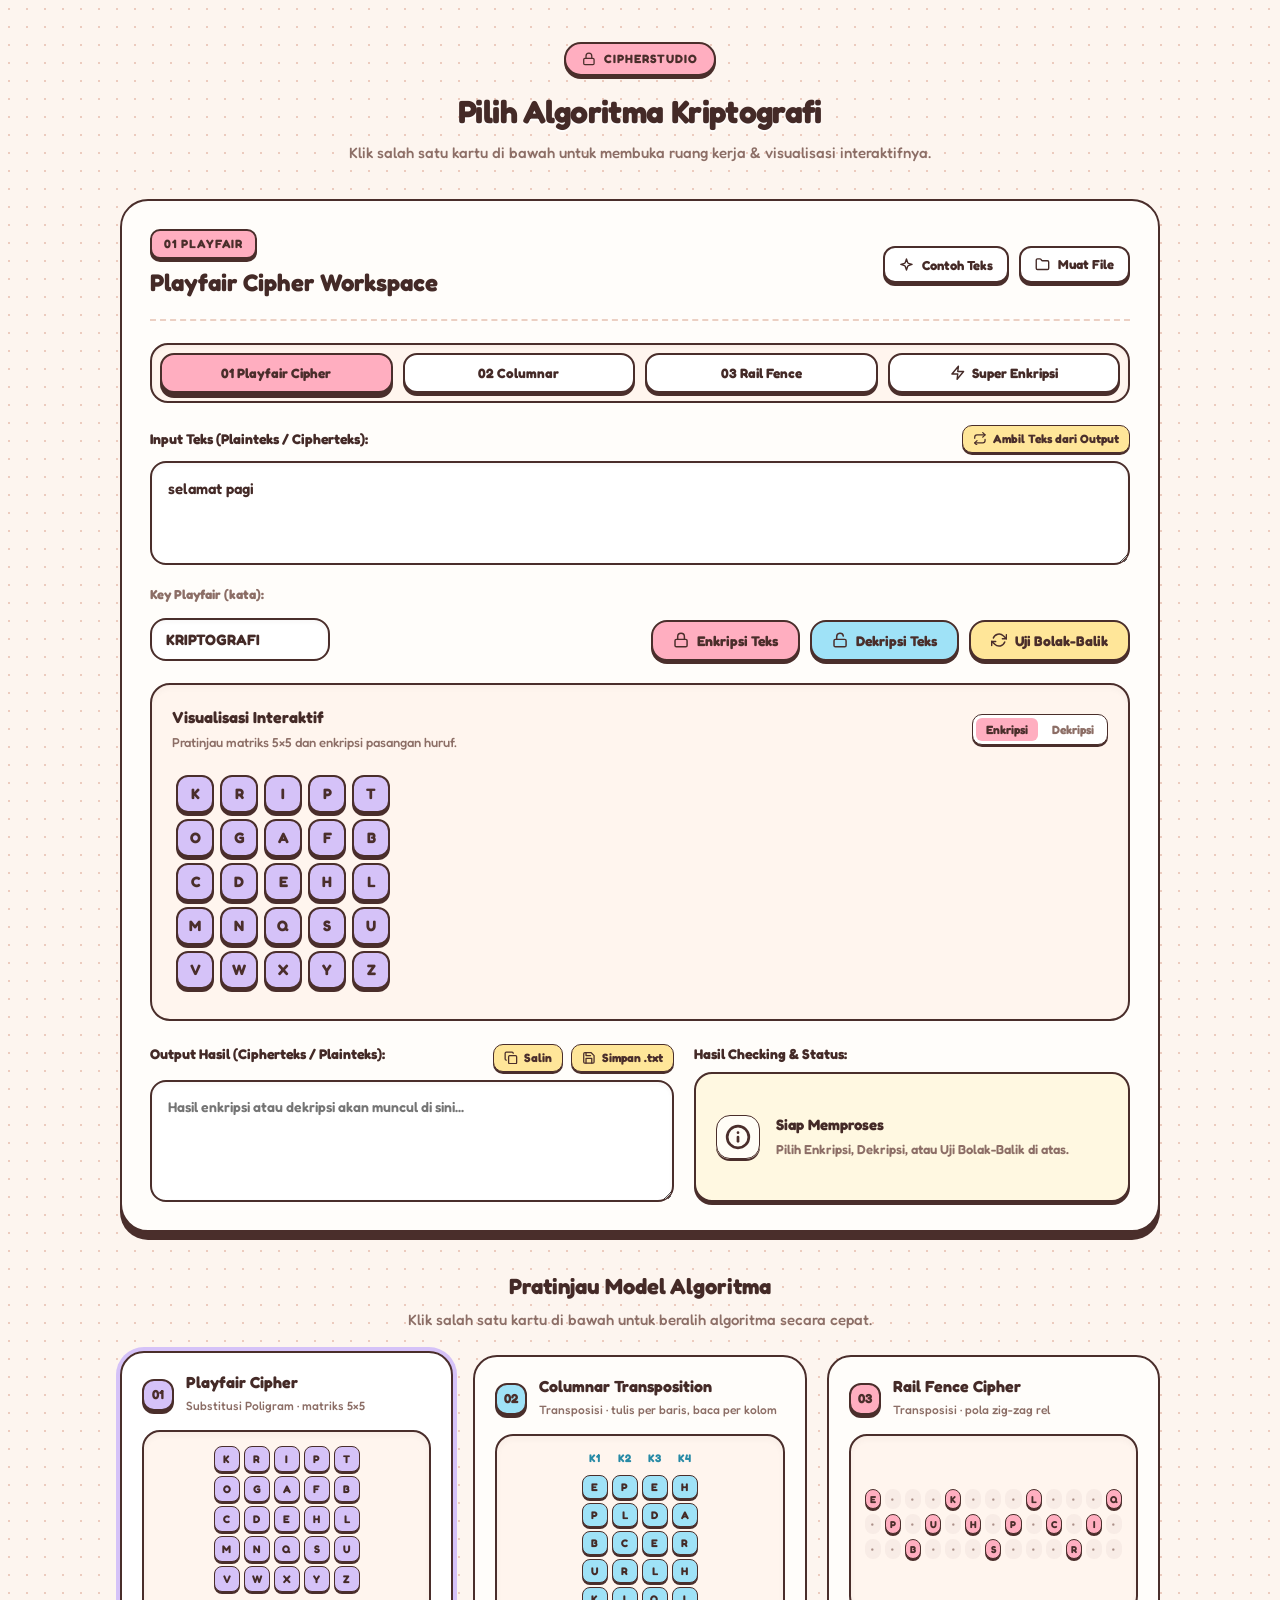
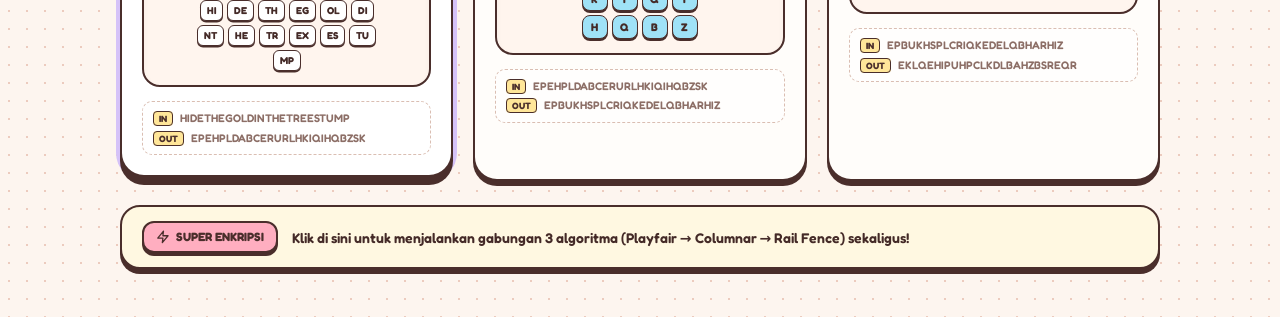
<file: index.html>
<!DOCTYPE html>
<html lang="id">
<head>
  <meta charset="UTF-8" />
  <meta name="viewport" content="width=device-width, initial-scale=1.0" />
  <title>CipherStack — Visual Cryptography Studio</title>
  <link rel="preconnect" href="https://fonts.googleapis.com">
  <link rel="preconnect" href="https://fonts.gstatic.com" crossorigin>
  <link href="https://fonts.googleapis.com/css2?family=Fredoka:wght@400;500;600;700&family=Quicksand:wght@500;600;700&family=JetBrains+Mono:wght@500;700&display=swap" rel="stylesheet">
  <link rel="stylesheet" href="style.css?v=2.1" />
</head>
<body>
  <div class="container">
    <!-- Header -->
    <header class="header">
      <div class="logo-tag">
        <svg class="ui-icon" viewBox="0 0 24 24"><rect x="3" y="11" width="18" height="11" rx="2" ry="2"></rect><path d="M7 11V7a5 5 0 0 1 10 0v4"></path></svg>
        CIPHERSTUDIO
      </div>
      <h1>Pilih Algoritma Kriptografi</h1>
      <p class="subtitle">Klik salah satu kartu di bawah untuk membuka ruang kerja & visualisasi interaktifnya.</p>
    </header>

    <!-- WORKSPACE AREA LANGSUNG DI ATAS: INPUT, VISUALISASI, OUTPUT & CHECKING -->
    <section class="workspace-card" id="workspaceArea">
      <!-- Title Workspace & Aksi File -->
      <div class="ws-header">
        <div>
          <span class="ws-badge" id="wsBadge">01 PLAYFAIR</span>
          <h2 id="wsTitle">Playfair Cipher Workspace</h2>
        </div>
        <div class="ws-actions">
          <button class="btn btn-sm btn-ghost" id="btnSample">
            <svg class="ui-icon" viewBox="0 0 24 24"><path d="m12 3-1.9 5.8a2 2 0 0 1-1.3 1.3L3 12l5.8 1.9a2 2 0 0 1 1.3 1.3L12 21l1.9-5.8a2 2 0 0 1 1.3-1.3L21 12l-5.8-1.9a2 2 0 0 1-1.3-1.3Z"></path></svg>
            Contoh Teks
          </button>
          <label class="btn btn-sm btn-ghost">
            <svg class="ui-icon" viewBox="0 0 24 24"><path d="M20 20a2 2 0 0 0 2-2V8a2 2 0 0 0-2-2h-7.9a2 2 0 0 1-1.69-.9L9.6 3.9A2 2 0 0 0 7.93 3H4a2 2 0 0 0-2 2v13a2 2 0 0 0 2 2Z"></path></svg>
            Muat File <input type="file" id="fileInput" accept=".txt" hidden />
          </label>
        </div>
      </div>

      <!-- Tab Cepat Pilihan Algoritma di Atas Input -->
      <div class="algo-quick-tabs">
        <button class="tab-pill active" data-tab="playfair">01 Playfair Cipher</button>
        <button class="tab-pill" data-tab="columnar">02 Columnar</button>
        <button class="tab-pill" data-tab="rail">03 Rail Fence</button>
        <button class="tab-pill tab-super" data-tab="super">
          <svg class="ui-icon" viewBox="0 0 24 24"><polygon points="13 2 3 14 12 14 11 22 21 10 12 10 13 2"></polygon></svg>
          Super Enkripsi
        </button>
      </div>

      <!-- Input Plaintext / Ciphertext & Key -->
      <div class="input-section">
        <div class="input-header-row">
          <label><b>Input Teks (Plainteks / Cipherteks):</b></label>
          <span class="link-tool" id="btnSwapInput" title="Tukar: ambil teks dari output ke input">
            <svg class="ui-icon" viewBox="0 0 24 24"><polyline points="17 1 21 5 17 9"></polyline><path d="M3 11V9a4 4 0 0 1 4-4h14"></path><polyline points="7 23 3 19 7 15"></polyline><path d="M21 13v2a4 4 0 0 1-4 4H3"></path></svg>
            Ambil Teks dari Output
          </span>
        </div>
        <textarea id="inputText" rows="3" placeholder="Ketik atau tempel teks (plainteks / cipherteks) di sini...">selamat pagi</textarea>

        <!-- Kunci Dinamis Sesuai Algoritma -->
        <div class="key-row">
          <div class="key-field" id="grpRail" style="display:none;">
            <label>Key (jumlah rel):</label>
            <input type="number" id="keyRail" value="3" min="1" max="25" />
          </div>

          <div class="key-field" id="grpCol" style="display:none;">
            <label>Key (jumlah kolom):</label>
            <input type="number" id="keyCol" value="4" min="1" max="25" />
          </div>

          <div class="key-field" id="grpPf">
            <label>Key Playfair (kata):</label>
            <input type="text" id="keyPf" value="KRIPTOGRAFI" />
          </div>

          <div class="btn-group-enc">
            <button class="btn btn-primary" id="btnEncrypt">
              <svg class="ui-icon" viewBox="0 0 24 24"><rect x="3" y="11" width="18" height="11" rx="2" ry="2"></rect><path d="M7 11V7a5 5 0 0 1 10 0v4"></path></svg>
              Enkripsi Teks
            </button>
            <button class="btn btn-decrypt" id="btnDecrypt">
              <svg class="ui-icon" viewBox="0 0 24 24"><rect x="3" y="11" width="18" height="11" rx="2" ry="2"></rect><path d="M7 11V7a5 5 0 0 1 9.9-1"></path></svg>
              Dekripsi Teks
            </button>
            <button class="btn btn-outline" id="btnQuickTest">
              <svg class="ui-icon" viewBox="0 0 24 24"><polyline points="23 4 23 10 17 10"></polyline><polyline points="1 20 1 14 7 14"></polyline><path d="M3.51 9a9 9 0 0 1 14.85-3.36L23 10M1 14l4.64 4.36A9 9 0 0 0 20.49 15"></path></svg>
              Uji Bolak-Balik
            </button>
          </div>
        </div>
      </div>

      <!-- Visualisasi Interaktif (Zig-Zag / Matrix / Columnar) -->
      <div class="viz-section">
        <div class="viz-header">
          <div class="viz-title-wrap">
            <h3>Visualisasi Interaktif</h3>
            <small class="text-muted" id="vizDesc">Pratinjau penulisan baris dan pembacaan per kolom.</small>
          </div>
          <div class="viz-mini-pills">
            <button type="button" class="viz-pill active" id="btnVizEnc" title="Tampilkan visualisasi Enkripsi">Enkripsi</button>
            <button type="button" class="viz-pill" id="btnVizDec" title="Tampilkan visualisasi Dekripsi">Dekripsi</button>
          </div>
        </div>
        <div class="viz-content" id="vizContent"></div>
      </div>

      <!-- Bottom Section: Output & Hasil Checking Berdampingan -->
      <div class="bottom-split-section">
        <!-- Kolom Kiri: Output Teks -->
        <div class="output-section">
          <div class="output-header">
            <label><b>Output Hasil (Cipherteks / Plainteks):</b></label>
            <div class="out-tools">
              <span class="link-tool" id="btnCopy">
                <svg class="ui-icon" viewBox="0 0 24 24"><rect width="14" height="14" x="8" y="8" rx="2" ry="2"></rect><path d="M4 16c-1.1 0-2-.9-2-2V4c0-1.1.9-2 2-2h10c1.1 0 2 .9 2 2"></path></svg>
                Salin
              </span>
              <span class="link-tool" id="btnSave">
                <svg class="ui-icon" viewBox="0 0 24 24"><path d="M19 21H5a2 2 0 0 1-2-2V5a2 2 0 0 1 2-2h11l5 5v11a2 2 0 0 1-2 2z"></path><polyline points="17 21 17 13 7 13 7 21"></polyline><polyline points="7 3 7 8 15 8"></polyline></svg>
                Simpan .txt
              </span>
            </div>
          </div>
          <textarea id="outputText" rows="4" class="mono-font" placeholder="Hasil enkripsi atau dekripsi akan muncul di sini..."></textarea>
        </div>

        <!-- Kolom Kanan: Hasil Checking & Status -->
        <div class="checking-section">
          <div class="checking-header">
            <label><b>Hasil Checking & Status:</b></label>
          </div>
          <div id="valBox" class="val-box val-idle">
            <span class="val-icon" id="valIcon">
              <svg class="ui-icon val-svg" viewBox="0 0 24 24"><circle cx="12" cy="12" r="10"></circle><line x1="12" y1="16" x2="12" y2="12"></line><line x1="12" y1="8" x2="12.01" y2="8"></line></svg>
            </span>
            <div class="val-info">
              <strong id="valTitle">Siap Memproses</strong>
              <p id="valDesc">Pilih Enkripsi, Dekripsi, atau Uji Bolak-Balik di atas.</p>
            </div>
          </div>
        </div>
      </div>
    </section>

    <!-- GALERI KARTU SHOWCASE ALGORITMA DI BAWAH RUANG KERJA -->
    <div class="showcase-title-row">
      <h2>Pratinjau Model Algoritma</h2>
      <p class="subtitle">Klik salah satu kartu di bawah untuk beralih algoritma secara cepat.</p>
    </div>

    <section class="cards-showcase">
      <!-- 01 Playfair Card (Default Active) -->
      <div class="show-card card-playfair active" data-algo="playfair">
        <div class="card-top">
          <span class="card-num num-purple">01</span>
          <div>
            <h3>Playfair Cipher</h3>
            <span class="card-desc">Substitusi Poligram · matriks 5×5</span>
          </div>
        </div>
        <div class="preview-box">
          <div class="pf-mini-grid" id="pfPreviewGrid"></div>
          <div class="pf-digraphs-row" id="pfPreviewDigraphs"></div>
        </div>
        <div class="io-sample">
          <div><small>IN</small> <span id="pfSampleIn">HIDETHEGOLDINTHETREESTUMP</span></div>
          <div><small>OUT</small> <span id="pfSampleOut">EPEHPLDABCERURLHKIQIHQBZSK</span></div>
        </div>
      </div>

      <!-- 02 Columnar Card -->
      <div class="show-card card-columnar" data-algo="columnar">
        <div class="card-top">
          <span class="card-num num-cyan">02</span>
          <div>
            <h3>Columnar Transposition</h3>
            <span class="card-desc">Transposisi · tulis per baris, baca per kolom</span>
          </div>
        </div>
        <div class="preview-box">
          <div class="col-headers"><span>K1</span><span>K2</span><span>K3</span><span>K4</span></div>
          <div class="col-mini-grid" id="colPreviewGrid"></div>
        </div>
        <div class="io-sample">
          <div><small>IN</small> <span id="colSampleIn">EPEHPLDABCERURLHKIQIHQBZSK</span></div>
          <div><small>OUT</small> <span id="colSampleOut">EPBUKHSPLCRIQKEDELQBHARHIZ</span></div>
        </div>
      </div>

      <!-- 03 Rail Fence Card -->
      <div class="show-card card-rail" data-algo="rail">
        <div class="card-top">
          <span class="card-num num-pink">03</span>
          <div>
            <h3>Rail Fence Cipher</h3>
            <span class="card-desc">Transposisi · pola zig-zag rel</span>
          </div>
        </div>
        <div class="preview-box">
          <div class="rail-mini-preview" id="railPreviewGrid"></div>
        </div>
        <div class="io-sample">
          <div><small>IN</small> <span id="railSampleIn">EPBUKHSPLCRIQKEDELQBHARHIZ</span></div>
          <div><small>OUT</small> <span id="railSampleOut">EKLQEHIPUHPCLKDLBAHZBSREQR</span></div>
        </div>
      </div>
    </section>

    <!-- Super Enkripsi Banner Option -->
    <div class="super-banner" id="btnSuper">
      <span class="super-badge">
        <svg class="ui-icon" viewBox="0 0 24 24"><polygon points="13 2 3 14 12 14 11 22 21 10 12 10 13 2"></polygon></svg>
        SUPER ENKRIPSI
      </span>
      <span>Klik di sini untuk menjalankan gabungan 3 algoritma (Playfair → Columnar → Rail Fence) sekaligus!</span>
    </div>
  </div>

  <!-- Algoritma Backend -->
  <script src="backend/playfair.js?v=2.2"></script>
  <script src="backend/columnar_transposition.js?v=2.2"></script>
  <script src="backend/rail_fence.js?v=2.2"></script>
  <!-- Skrip Frontend -->
  <script src="app.js?v=2.2"></script>
</body>
</html>
</file>
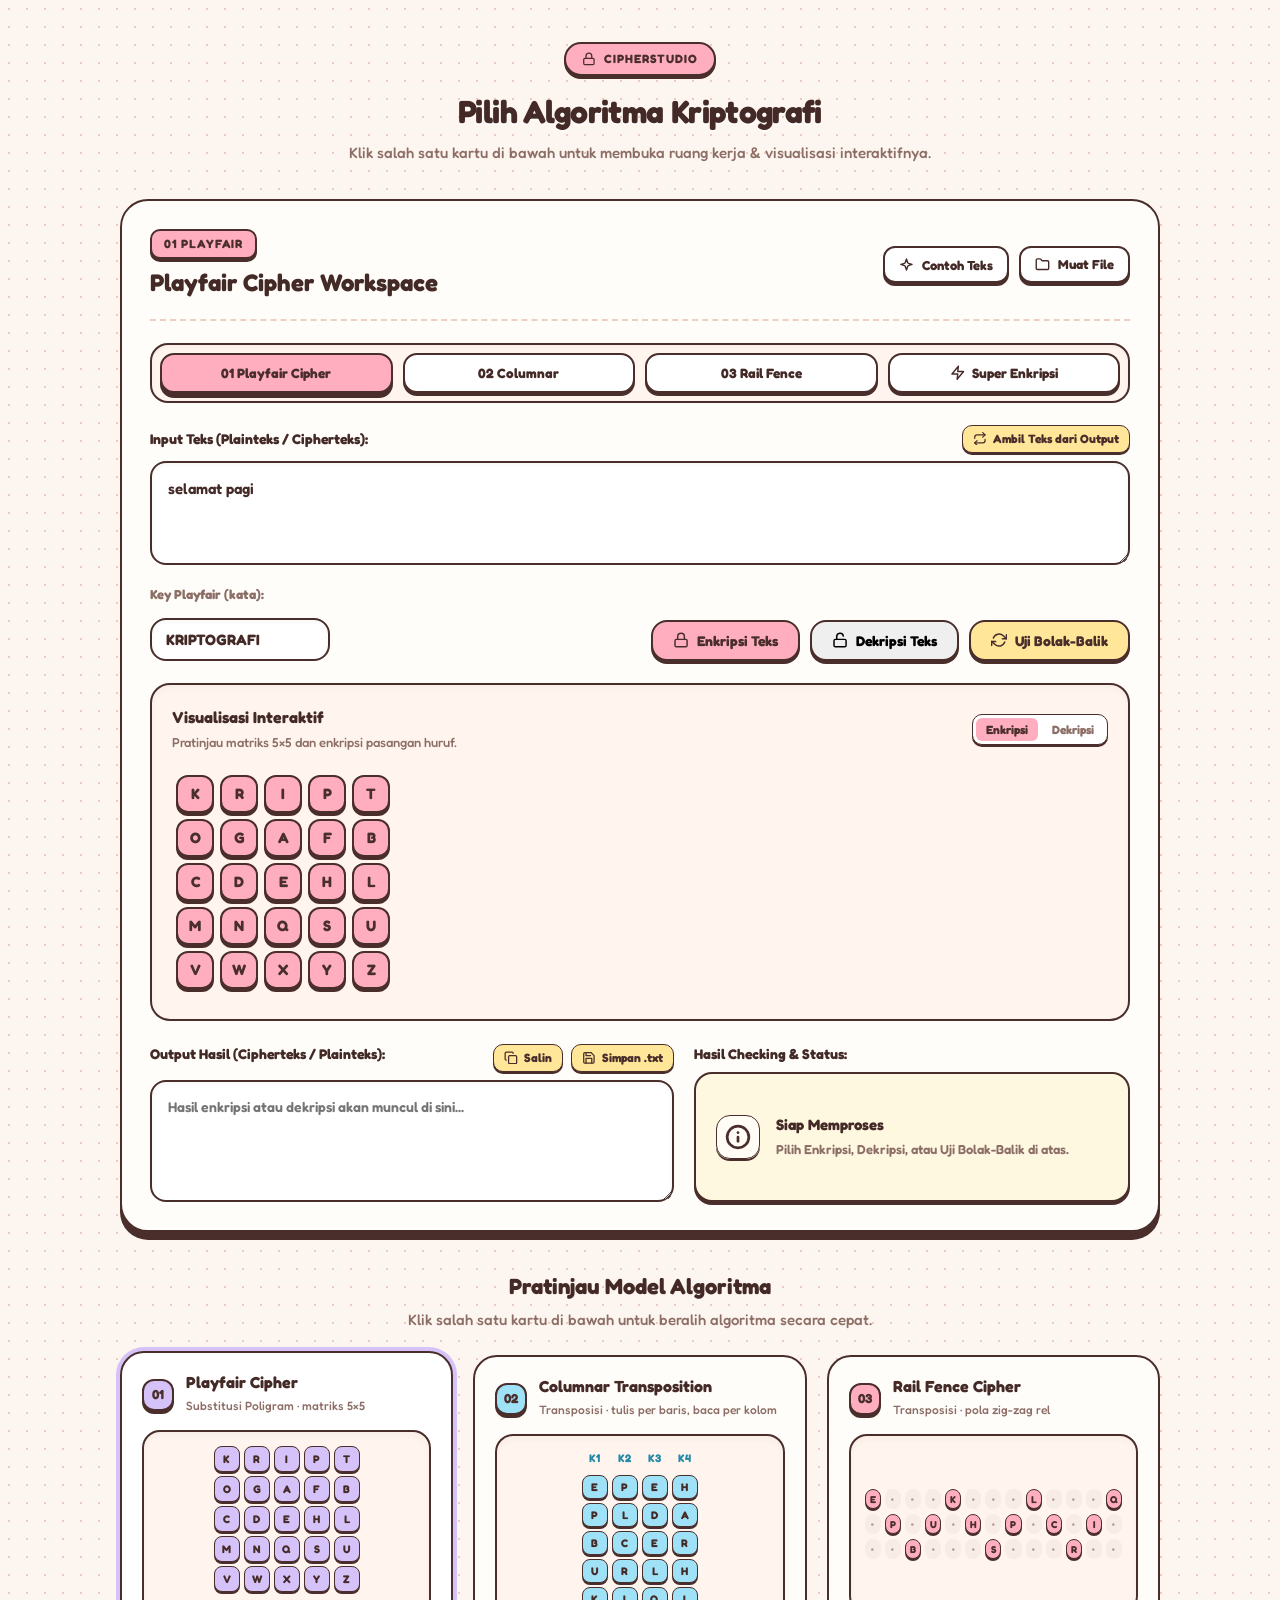
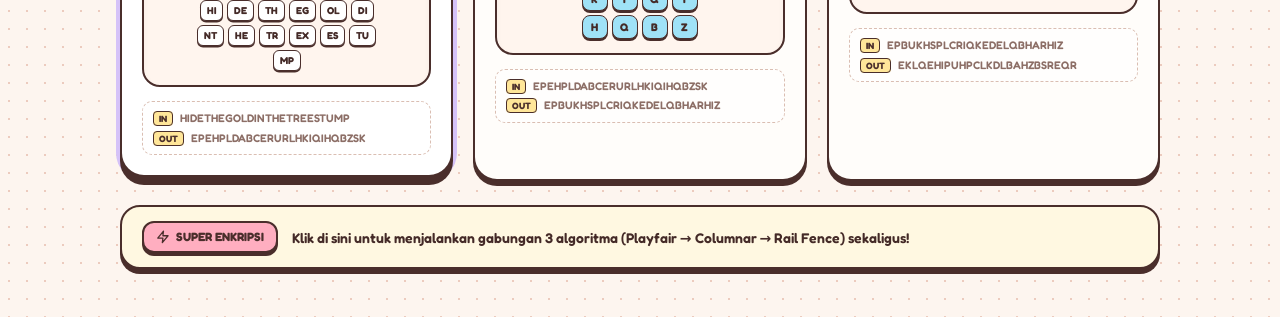
<file: frontend/index.html>
<!DOCTYPE html>
<html lang="id">
<head>
  <meta charset="UTF-8" />
  <meta name="viewport" content="width=device-width, initial-scale=1.0" />
  <title>CipherStack — Visual Cryptography Studio</title>
  <link rel="preconnect" href="https://fonts.googleapis.com">
  <link rel="preconnect" href="https://fonts.gstatic.com" crossorigin>
  <link href="https://fonts.googleapis.com/css2?family=Fredoka:wght@400;500;600;700&family=Quicksand:wght@500;600;700&family=JetBrains+Mono:wght@500;700&display=swap" rel="stylesheet">
  <link rel="stylesheet" href="style.css" />
</head>
<body>
  <div class="container">
    <!-- Header -->
    <header class="header">
      <div class="logo-tag">
        <svg class="ui-icon" viewBox="0 0 24 24"><rect x="3" y="11" width="18" height="11" rx="2" ry="2"></rect><path d="M7 11V7a5 5 0 0 1 10 0v4"></path></svg>
        CIPHERSTUDIO
      </div>
      <h1>Pilih Algoritma Kriptografi</h1>
      <p class="subtitle">Klik salah satu kartu di bawah untuk membuka ruang kerja & visualisasi interaktifnya.</p>
    </header>

    <!-- WORKSPACE AREA LANGSUNG DI ATAS: INPUT, VISUALISASI, OUTPUT & CHECKING -->
    <section class="workspace-card" id="workspaceArea">
      <!-- Title Workspace & Aksi File -->
      <div class="ws-header">
        <div>
          <span class="ws-badge" id="wsBadge">01 PLAYFAIR</span>
          <h2 id="wsTitle">Playfair Cipher Workspace</h2>
        </div>
        <div class="ws-actions">
          <button class="btn btn-sm btn-ghost" id="btnSample">
            <svg class="ui-icon" viewBox="0 0 24 24"><path d="m12 3-1.9 5.8a2 2 0 0 1-1.3 1.3L3 12l5.8 1.9a2 2 0 0 1 1.3 1.3L12 21l1.9-5.8a2 2 0 0 1 1.3-1.3L21 12l-5.8-1.9a2 2 0 0 1-1.3-1.3Z"></path></svg>
            Contoh Teks
          </button>
          <label class="btn btn-sm btn-ghost">
            <svg class="ui-icon" viewBox="0 0 24 24"><path d="M20 20a2 2 0 0 0 2-2V8a2 2 0 0 0-2-2h-7.9a2 2 0 0 1-1.69-.9L9.6 3.9A2 2 0 0 0 7.93 3H4a2 2 0 0 0-2 2v13a2 2 0 0 0 2 2Z"></path></svg>
            Muat File <input type="file" id="fileInput" accept=".txt" hidden />
          </label>
        </div>
      </div>

      <!-- Tab Cepat Pilihan Algoritma di Atas Input -->
      <div class="algo-quick-tabs">
        <button class="tab-pill active" data-tab="playfair">01 Playfair Cipher</button>
        <button class="tab-pill" data-tab="columnar">02 Columnar</button>
        <button class="tab-pill" data-tab="rail">03 Rail Fence</button>
        <button class="tab-pill tab-super" data-tab="super">
          <svg class="ui-icon" viewBox="0 0 24 24"><polygon points="13 2 3 14 12 14 11 22 21 10 12 10 13 2"></polygon></svg>
          Super Enkripsi
        </button>
      </div>

      <!-- Input Plaintext / Ciphertext & Key -->
      <div class="input-section">
        <div class="input-header-row">
          <label><b>Input Teks (Plainteks / Cipherteks):</b></label>
          <span class="link-tool" id="btnSwapInput" title="Tukar: ambil teks dari output ke input">
            <svg class="ui-icon" viewBox="0 0 24 24"><polyline points="17 1 21 5 17 9"></polyline><path d="M3 11V9a4 4 0 0 1 4-4h14"></path><polyline points="7 23 3 19 7 15"></polyline><path d="M21 13v2a4 4 0 0 1-4 4H3"></path></svg>
            Ambil Teks dari Output
          </span>
        </div>
        <textarea id="inputText" rows="3" placeholder="Ketik atau tempel teks (plainteks / cipherteks) di sini...">selamat pagi</textarea>

        <!-- Kunci Dinamis Sesuai Algoritma -->
        <div class="key-row">
          <div class="key-field" id="grpRail" style="display:none;">
            <label>Key (jumlah rel):</label>
            <input type="number" id="keyRail" value="3" min="1" max="25" />
          </div>

          <div class="key-field" id="grpCol" style="display:none;">
            <label>Key (jumlah kolom):</label>
            <input type="number" id="keyCol" value="4" min="1" max="25" />
          </div>

          <div class="key-field" id="grpPf">
            <label>Key Playfair (kata):</label>
            <input type="text" id="keyPf" value="KRIPTOGRAFI" />
          </div>

          <div class="btn-group-enc">
            <button class="btn btn-primary" id="btnEncrypt">
              <svg class="ui-icon" viewBox="0 0 24 24"><rect x="3" y="11" width="18" height="11" rx="2" ry="2"></rect><path d="M7 11V7a5 5 0 0 1 10 0v4"></path></svg>
              Enkripsi Teks
            </button>
            <button class="btn btn-decrypt" id="btnDecrypt">
              <svg class="ui-icon" viewBox="0 0 24 24"><rect x="3" y="11" width="18" height="11" rx="2" ry="2"></rect><path d="M7 11V7a5 5 0 0 1 9.9-1"></path></svg>
              Dekripsi Teks
            </button>
            <button class="btn btn-outline" id="btnQuickTest">
              <svg class="ui-icon" viewBox="0 0 24 24"><polyline points="23 4 23 10 17 10"></polyline><polyline points="1 20 1 14 7 14"></polyline><path d="M3.51 9a9 9 0 0 1 14.85-3.36L23 10M1 14l4.64 4.36A9 9 0 0 0 20.49 15"></path></svg>
              Uji Bolak-Balik
            </button>
          </div>
        </div>
      </div>

      <!-- Visualisasi Interaktif (Zig-Zag / Matrix / Columnar) -->
      <div class="viz-section">
        <div class="viz-header">
          <div class="viz-title-wrap">
            <h3>Visualisasi Interaktif</h3>
            <small class="text-muted" id="vizDesc">Pratinjau penulisan baris dan pembacaan per kolom.</small>
          </div>
          <div class="viz-mini-pills">
            <button type="button" class="viz-pill active" id="btnVizEnc" title="Tampilkan visualisasi Enkripsi">Enkripsi</button>
            <button type="button" class="viz-pill" id="btnVizDec" title="Tampilkan visualisasi Dekripsi">Dekripsi</button>
          </div>
        </div>
        <div class="viz-content" id="vizContent"></div>
      </div>

      <!-- Bottom Section: Output & Hasil Checking Berdampingan -->
      <div class="bottom-split-section">
        <!-- Kolom Kiri: Output Teks -->
        <div class="output-section">
          <div class="output-header">
            <label><b>Output Hasil (Cipherteks / Plainteks):</b></label>
            <div class="out-tools">
              <span class="link-tool" id="btnCopy">
                <svg class="ui-icon" viewBox="0 0 24 24"><rect width="14" height="14" x="8" y="8" rx="2" ry="2"></rect><path d="M4 16c-1.1 0-2-.9-2-2V4c0-1.1.9-2 2-2h10c1.1 0 2 .9 2 2"></path></svg>
                Salin
              </span>
              <span class="link-tool" id="btnSave">
                <svg class="ui-icon" viewBox="0 0 24 24"><path d="M19 21H5a2 2 0 0 1-2-2V5a2 2 0 0 1 2-2h11l5 5v11a2 2 0 0 1-2 2z"></path><polyline points="17 21 17 13 7 13 7 21"></polyline><polyline points="7 3 7 8 15 8"></polyline></svg>
                Simpan .txt
              </span>
            </div>
          </div>
          <textarea id="outputText" rows="4" class="mono-font" placeholder="Hasil enkripsi atau dekripsi akan muncul di sini..."></textarea>
        </div>

        <!-- Kolom Kanan: Hasil Checking & Status -->
        <div class="checking-section">
          <div class="checking-header">
            <label><b>Hasil Checking & Status:</b></label>
          </div>
          <div id="valBox" class="val-box val-idle">
            <span class="val-icon" id="valIcon">
              <svg class="ui-icon val-svg" viewBox="0 0 24 24"><circle cx="12" cy="12" r="10"></circle><line x1="12" y1="16" x2="12" y2="12"></line><line x1="12" y1="8" x2="12.01" y2="8"></line></svg>
            </span>
            <div class="val-info">
              <strong id="valTitle">Siap Memproses</strong>
              <p id="valDesc">Pilih Enkripsi, Dekripsi, atau Uji Bolak-Balik di atas.</p>
            </div>
          </div>
        </div>
      </div>
    </section>

    <!-- GALERI KARTU SHOWCASE ALGORITMA DI BAWAH RUANG KERJA -->
    <div class="showcase-title-row">
      <h2>Pratinjau Model Algoritma</h2>
      <p class="subtitle">Klik salah satu kartu di bawah untuk beralih algoritma secara cepat.</p>
    </div>

    <section class="cards-showcase">
      <!-- 01 Playfair Card (Default Active) -->
      <div class="show-card card-playfair active" data-algo="playfair">
        <div class="card-top">
          <span class="card-num num-purple">01</span>
          <div>
            <h3>Playfair Cipher</h3>
            <span class="card-desc">Substitusi Poligram · matriks 5×5</span>
          </div>
        </div>
        <div class="preview-box">
          <div class="pf-mini-grid" id="pfPreviewGrid"></div>
          <div class="pf-digraphs-row" id="pfPreviewDigraphs"></div>
        </div>
        <div class="io-sample">
          <div><small>IN</small> <span id="pfSampleIn">HIDETHEGOLDINTHETREESTUMP</span></div>
          <div><small>OUT</small> <span id="pfSampleOut">EPEHPLDABCERURLHKIQIHQBZSK</span></div>
        </div>
      </div>

      <!-- 02 Columnar Card -->
      <div class="show-card card-columnar" data-algo="columnar">
        <div class="card-top">
          <span class="card-num num-cyan">02</span>
          <div>
            <h3>Columnar Transposition</h3>
            <span class="card-desc">Transposisi · tulis per baris, baca per kolom</span>
          </div>
        </div>
        <div class="preview-box">
          <div class="col-headers"><span>K1</span><span>K2</span><span>K3</span><span>K4</span></div>
          <div class="col-mini-grid" id="colPreviewGrid"></div>
        </div>
        <div class="io-sample">
          <div><small>IN</small> <span id="colSampleIn">EPEHPLDABCERURLHKIQIHQBZSK</span></div>
          <div><small>OUT</small> <span id="colSampleOut">EPBUKHSPLCRIQKEDELQBHARHIZ</span></div>
        </div>
      </div>

      <!-- 03 Rail Fence Card -->
      <div class="show-card card-rail" data-algo="rail">
        <div class="card-top">
          <span class="card-num num-pink">03</span>
          <div>
            <h3>Rail Fence Cipher</h3>
            <span class="card-desc">Transposisi · pola zig-zag rel</span>
          </div>
        </div>
        <div class="preview-box">
          <div class="rail-mini-preview" id="railPreviewGrid"></div>
        </div>
        <div class="io-sample">
          <div><small>IN</small> <span id="railSampleIn">EPBUKHSPLCRIQKEDELQBHARHIZ</span></div>
          <div><small>OUT</small> <span id="railSampleOut">EKLQEHIPUHPCLKDLBAHZBSREQR</span></div>
        </div>
      </div>
    </section>

    <!-- Super Enkripsi Banner Option -->
    <div class="super-banner" id="btnSuper">
      <span class="super-badge">
        <svg class="ui-icon" viewBox="0 0 24 24"><polygon points="13 2 3 14 12 14 11 22 21 10 12 10 13 2"></polygon></svg>
        SUPER ENKRIPSI
      </span>
      <span>Klik di sini untuk menjalankan gabungan 3 algoritma (Playfair → Columnar → Rail Fence) sekaligus!</span>
    </div>
  </div>

  <!-- Algoritma Backend -->
  <script src="../backend/playfair.js"></script>
  <script src="../backend/columnar_transposition.js"></script>
  <script src="../backend/rail_fence.js"></script>
  <!-- Skrip Frontend -->
  <script src="app.js"></script>
</body>
</html>
</file>
<file: style.css>
/* =========================================================
   CipherStack — Kawaii & Cozy Game Aesthetic Stylesheet
   Inspired by Pastel Cozy Game UI & Character Customizers
   ========================================================= */

:root {
  --border-color: #4a2e2b;
  --border-width: 2.5px;
  --bg-main: #fdf5ef;
  --bg-card: #fffdfa;
  --bg-inner: #fff5ee;
  
  --text-main: #442a27;
  --text-muted: #8c6e66;
  --text-light: #ab8f88;
  
  --pastel-pink: #ffaec0;
  --pastel-pink-dark: #f08ea4;
  --pastel-pink-light: #ffeef2;
  
  --pastel-purple: #d5c2f8;
  --pastel-purple-dark: #bba0ec;
  --pastel-purple-light: #f3edfd;
  
  --pastel-cyan: #9fe2f7;
  --pastel-cyan-dark: #6eceea;
  --pastel-cyan-light: #e8f9fd;
  
  --pastel-yellow: #ffe699;
  --pastel-yellow-dark: #f7d268;
  --pastel-yellow-light: #fff8e1;
  
  --pastel-green: #bceecf;
  --pastel-green-dark: #8fe0ad;
  --pastel-green-light: #eafaf0;
  
  --pastel-peach: #ffd4b8;
  --shadow-solid: 0 5px 0 var(--border-color);
  --shadow-solid-sm: 0 3px 0 var(--border-color);
  --shadow-solid-lg: 0 8px 0 var(--border-color);
}

* {
  box-sizing: border-box;
  margin: 0;
  padding: 0;
  font-family: 'Fredoka', 'Quicksand', system-ui, sans-serif;
  -webkit-tap-highlight-color: transparent;
}

/* Custom Cozy Scrollbars */
::-webkit-scrollbar {
  height: 8px;
  width: 8px;
}
::-webkit-scrollbar-track {
  background: var(--bg-inner);
  border-radius: 10px;
}
::-webkit-scrollbar-thumb {
  background: #dabeb2;
  border-radius: 10px;
  border: 1.5px solid var(--border-color);
}
::-webkit-scrollbar-thumb:hover {
  background: var(--pastel-pink);
}

/* =========================================================
   UI Icons (SVG)
   ========================================================= */
.ui-icon {
  width: 1.15em;
  height: 1.15em;
  stroke: currentColor;
  stroke-width: 2.2;
  stroke-linecap: round;
  stroke-linejoin: round;
  fill: none;
  display: inline-block;
  vertical-align: -0.16em;
  flex-shrink: 0;
}

.val-svg {
  width: 26px;
  height: 26px;
  stroke-width: 2.5;
  display: block;
}

.val-icon {
  display: flex;
  align-items: center;
  justify-content: center;
  flex-shrink: 0;
}

body {
  background-color: var(--bg-main);
  background-image: radial-gradient(#eccbbe 1.5px, transparent 1.5px);
  background-size: 18px 18px;
  color: var(--text-main);
  padding: 32px 16px 48px;
  line-height: 1.5;
  min-height: 100vh;
}

.container {
  max-width: 1040px;
  margin: 0 auto;
  display: flex;
  flex-direction: column;
  gap: 24px;
}

/* =========================================================
   Header Section
   ========================================================= */
.header {
  text-align: center;
  position: relative;
  padding: 10px 0;
}

.logo-tag {
  display: inline-flex;
  align-items: center;
  gap: 8px;
  font-size: 12px;
  font-weight: 700;
  letter-spacing: 0.08em;
  padding: 6px 16px;
  border-radius: 100px;
  background: var(--pastel-pink);
  border: var(--border-width) solid var(--border-color);
  color: var(--border-color);
  box-shadow: var(--shadow-solid-sm);
  margin-bottom: 12px;
}

h1 {
  font-size: 32px;
  font-weight: 700;
  color: var(--text-main);
  letter-spacing: -0.02em;
  text-shadow: 0 2px 0 rgba(255, 255, 255, 0.8);
}

.subtitle {
  font-size: 15px;
  font-weight: 500;
  color: var(--text-muted);
  margin-top: 6px;
  max-width: 600px;
  margin-left: auto;
  margin-right: auto;
}

/* =========================================================
   3 Cards Showcase (Character Customizer Slot Style)
   ========================================================= */
.cards-showcase {
  display: grid;
  grid-template-columns: repeat(3, 1fr);
  gap: 20px;
}

.show-card {
  background: var(--bg-card);
  border: var(--border-width) solid var(--border-color);
  border-radius: 24px;
  padding: 20px;
  cursor: pointer;
  transition: transform 0.2s cubic-bezier(0.34, 1.56, 0.64, 1), box-shadow 0.2s cubic-bezier(0.34, 1.56, 0.64, 1);
  display: flex;
  flex-direction: column;
  gap: 14px;
  box-shadow: var(--shadow-solid);
  position: relative;
  overflow: hidden;
}

.show-card:hover {
  transform: translateY(-4px);
  box-shadow: var(--shadow-solid-lg);
}

.show-card.active {
  transform: translateY(-4px);
  box-shadow: var(--shadow-solid-lg), 0 0 0 4px var(--card-accent);
  background: #ffffff;
}

/* Card Accent Themes */
.card-playfair {
  --card-accent: var(--pastel-purple);
  --card-pill: var(--pastel-purple-light);
  --card-btn: #c7aefa;
}

.card-columnar {
  --card-accent: var(--pastel-cyan);
  --card-pill: var(--pastel-cyan-light);
  --card-btn: #8ce1f7;
}

.card-rail {
  --card-accent: var(--pastel-pink);
  --card-pill: var(--pastel-pink-light);
  --card-btn: #ff9fba;
}

.card-top {
  display: flex;
  align-items: center;
  gap: 12px;
}

.card-top h3 {
  font-size: 16px;
  font-weight: 700;
  color: var(--text-main);
  line-height: 1.2;
}

.card-desc {
  font-size: 12px;
  font-weight: 500;
  color: var(--text-muted);
}

.card-num {
  font-size: 13px;
  font-weight: 800;
  width: 32px;
  height: 32px;
  border-radius: 12px;
  display: grid;
  place-items: center;
  border: var(--border-width) solid var(--border-color);
  box-shadow: var(--shadow-solid-sm);
  flex-shrink: 0;
}

.num-purple {
  background: var(--pastel-purple);
  color: var(--border-color);
}

.num-cyan {
  background: var(--pastel-cyan);
  color: var(--border-color);
}

.num-pink {
  background: var(--pastel-pink);
  color: var(--border-color);
}

/* Showcase Mini Preview Box (Like Item Grid Slots) */
.preview-box {
  background: var(--bg-inner);
  border: var(--border-width) solid var(--border-color);
  border-radius: 18px;
  padding: 14px;
  min-height: 180px;
  display: flex;
  flex-direction: column;
  align-items: center;
  justify-content: center;
  gap: 8px;
  box-shadow: inset 0 3px 6px rgba(74, 46, 43, 0.04);
}

.pf-mini-grid, .col-mini-grid, .col-headers {
  display: grid;
  gap: 4px;
}

.pf-mini-grid {
  grid-template-columns: repeat(5, 26px);
}

.col-mini-grid, .col-headers {
  grid-template-columns: repeat(4, 26px);
}

.col-headers {
  text-align: center;
  font-size: 11px;
  font-weight: 800;
  color: #278aa6;
}

.pf-mini-cell, .col-mini-cell, .rm-cell {
  border-radius: 8px;
  display: grid;
  place-items: center;
  font-family: 'Fredoka', 'JetBrains Mono', monospace;
  font-size: 11px;
  font-weight: 700;
  border: 1.5px solid var(--border-color);
}

.pf-mini-cell {
  height: 26px;
  background: var(--pastel-purple);
  color: var(--text-main);
  box-shadow: 0 2px 0 var(--border-color);
}

.col-mini-cell {
  height: 24px;
  background: var(--pastel-cyan);
  color: var(--text-main);
  box-shadow: 0 2px 0 var(--border-color);
}

.pf-digraphs-row {
  display: flex;
  flex-wrap: wrap;
  gap: 4px;
  justify-content: center;
  max-width: 200px;
}

.pf-chip {
  font-size: 10px;
  font-family: 'Fredoka', 'JetBrains Mono', monospace;
  font-weight: 700;
  background: #ffffff;
  border: 1.5px solid var(--border-color);
  padding: 2px 6px;
  border-radius: 6px;
  color: var(--text-main);
  box-shadow: 0 1.5px 0 var(--border-color);
}

.rail-mini-preview {
  display: flex;
  flex-direction: column;
  gap: 5px;
  width: 100%;
}

.rm-row {
  display: flex;
  align-items: center;
  gap: 4px;
  justify-content: center;
}

.rm-cell {
  width: 20px;
  height: 20px;
  font-size: 10px;
}

.rm-cell.active {
  background: var(--pastel-pink);
  color: var(--border-color);
  box-shadow: 0 2px 0 var(--border-color);
}

.rm-cell.dot {
  background: rgba(74, 46, 43, 0.04);
  border-color: transparent;
  color: var(--text-light);
  font-size: 12px;
}

.io-sample {
  font-family: 'Fredoka', 'JetBrains Mono', monospace;
  font-size: 11px;
  font-weight: 600;
  color: var(--text-muted);
  display: flex;
  flex-direction: column;
  gap: 3px;
  background: rgba(255, 255, 255, 0.6);
  padding: 8px 10px;
  border-radius: 10px;
  border: 1.5px dashed #dabeb2;
}

.io-sample div {
  white-space: nowrap;
  overflow: hidden;
  text-overflow: ellipsis;
}

.io-sample small {
  color: var(--border-color);
  font-weight: 800;
  margin-right: 4px;
  background: var(--pastel-yellow);
  padding: 1px 5px;
  border-radius: 4px;
  border: 1px solid var(--border-color);
}

/* =========================================================
   Super Enkripsi Banner (Cute Ribbon Banner)
   ========================================================= */
.super-banner {
  background: var(--pastel-yellow-light);
  border: var(--border-width) solid var(--border-color);
  border-radius: 20px;
  padding: 14px 20px;
  display: flex;
  align-items: center;
  gap: 14px;
  font-size: 14px;
  font-weight: 600;
  color: var(--text-main);
  cursor: pointer;
  box-shadow: var(--shadow-solid);
  transition: all 0.2s cubic-bezier(0.34, 1.56, 0.64, 1);
}

.super-banner:hover {
  background: var(--pastel-yellow);
  transform: translateY(-2px);
  box-shadow: var(--shadow-solid-lg);
}

.super-badge {
  display: inline-flex;
  align-items: center;
  gap: 6px;
  font-weight: 800;
  font-size: 12px;
  background: var(--pastel-pink);
  color: var(--border-color);
  border: var(--border-width) solid var(--border-color);
  padding: 5px 12px;
  border-radius: 12px;
  box-shadow: var(--shadow-solid-sm);
  flex-shrink: 0;
}

/* =========================================================
   Workspace Main Card
   ========================================================= */
.workspace-card {
  background: var(--bg-card);
  border: var(--border-width) solid var(--border-color);
  border-radius: 28px;
  padding: 28px;
  display: flex;
  flex-direction: column;
  gap: 22px;
  box-shadow: var(--shadow-solid-lg);
}

.ws-header {
  display: flex;
  justify-content: space-between;
  align-items: center;
  flex-wrap: wrap;
  gap: 12px;
  border-bottom: 2px dashed #ecd0c3;
  padding-bottom: 18px;
}

.ws-badge {
  display: inline-block;
  font-size: 12px;
  font-weight: 800;
  letter-spacing: 0.06em;
  background: var(--pastel-pink);
  color: var(--border-color);
  border: 2px solid var(--border-color);
  padding: 4px 12px;
  border-radius: 10px;
  box-shadow: var(--shadow-solid-sm);
  margin-bottom: 6px;
}

/* =========================================================
   Algorithm Quick Tabs (Kawaii Game Category Selector)
   ========================================================= */
.algo-quick-tabs {
  display: flex;
  flex-wrap: wrap;
  gap: 10px;
  background: var(--bg-inner);
  padding: 8px;
  border-radius: 18px;
  border: var(--border-width) solid var(--border-color);
  box-shadow: inset 0 2px 4px rgba(74, 46, 43, 0.04);
}

.tab-pill {
  flex: 1;
  min-width: 130px;
  padding: 10px 14px;
  border-radius: 14px;
  font-size: 13.5px;
  font-weight: 700;
  border: 2px solid var(--border-color);
  background: #ffffff;
  color: var(--text-main);
  cursor: pointer;
  box-shadow: var(--shadow-solid-sm);
  transition: all 0.15s cubic-bezier(0.34, 1.56, 0.64, 1);
  text-align: center;
  display: inline-flex;
  align-items: center;
  justify-content: center;
  gap: 6px;
}

.tab-pill:hover {
  transform: translateY(-2px);
  box-shadow: var(--shadow-solid);
}

.tab-pill:active {
  transform: translateY(2px);
  box-shadow: 0 1px 0 var(--border-color);
}

.tab-pill.active {
  background: var(--pastel-pink);
  color: var(--border-color);
  box-shadow: var(--shadow-solid);
}

.tab-pill.tab-super.active {
  background: var(--pastel-yellow);
}

.input-header-row {
  display: flex;
  justify-content: space-between;
  align-items: center;
  margin-bottom: 8px;
  flex-wrap: wrap;
  gap: 8px;
}

.input-header-row label {
  margin-bottom: 0 !important;
}

.showcase-title-row {
  text-align: center;
  margin-top: 14px;
}

.showcase-title-row h2 {
  font-size: 22px;
  font-weight: 700;
  color: var(--text-main);
}

.ws-header h2 {
  font-size: 24px;
  font-weight: 700;
  color: var(--text-main);
}

.ws-actions {
  display: flex;
  gap: 10px;
}

/* =========================================================
   Input & Form Controls
   ========================================================= */
.input-section label, .output-header label {
  font-size: 14px;
  font-weight: 700;
  color: var(--text-main);
  margin-bottom: 8px;
  display: block;
}

textarea, .key-field input {
  background: #ffffff;
  border: var(--border-width) solid var(--border-color);
  border-radius: 16px;
  color: var(--text-main);
  outline: none;
  font-weight: 600;
  box-shadow: inset 0 2px 4px rgba(74, 46, 43, 0.04);
  transition: all 0.2s ease;
}

textarea {
  width: 100%;
  padding: 14px 16px;
  font-size: 15px;
  resize: vertical;
  line-height: 1.6;
}

textarea:focus, .key-field input:focus {
  border-color: #f08ea4;
  box-shadow: 0 0 0 4px var(--pastel-pink-light), inset 0 2px 4px rgba(74, 46, 43, 0.04);
}

.mono-font {
  font-family: 'Fredoka', 'JetBrains Mono', monospace;
  font-size: 14px;
}

.key-row {
  display: flex;
  align-items: flex-end;
  gap: 14px;
  margin-top: 14px;
  flex-wrap: wrap;
}

.key-field {
  display: flex;
  flex-direction: column;
  gap: 6px;
}

.key-field label {
  font-size: 13px;
  font-weight: 700;
  color: var(--text-muted);
}

.key-field input {
  padding: 10px 14px;
  font-size: 15px;
  font-family: 'Fredoka', 'JetBrains Mono', monospace;
  font-weight: 700;
}

.key-field input[type="number"] {
  width: 110px;
}

.key-field input[type="text"] {
  width: 180px;
  text-transform: uppercase;
}

.btn-group-enc {
  display: flex;
  gap: 10px;
  margin-left: auto;
}

/* =========================================================
   Buttons (Kawaii Tactile Game Push-Buttons)
   ========================================================= */
.btn {
  padding: 10px 20px;
  border-radius: 16px;
  font-size: 14px;
  font-weight: 700;
  cursor: pointer;
  border: var(--border-width) solid var(--border-color);
  box-shadow: var(--shadow-solid-sm);
  transition: all 0.15s cubic-bezier(0.34, 1.56, 0.64, 1);
  display: inline-flex;
  align-items: center;
  justify-content: center;
  gap: 8px;
  user-select: none;
}

.btn:hover {
  transform: translateY(-2px);
  box-shadow: var(--shadow-solid);
}

.btn:active {
  transform: translateY(2px);
  box-shadow: 0 1px 0 var(--border-color);
}

.btn-sm {
  padding: 7px 14px;
  font-size: 13px;
  border-radius: 12px;
}

.btn-primary {
  background: var(--pastel-pink);
  color: var(--border-color);
}

.btn-primary:hover {
  background: var(--pastel-pink-dark);
}

.btn-decrypt {
  background: var(--pastel-cyan);
  color: var(--border-color);
}

.btn-decrypt:hover {
  background: var(--pastel-cyan-dark);
}

.btn-outline {
  background: var(--pastel-yellow);
  color: var(--border-color);
}

.btn-outline:hover {
  background: var(--pastel-yellow-dark);
}

.btn-ghost {
  background: #ffffff;
  color: var(--text-main);
}

.btn-ghost:hover {
  background: var(--pastel-peach);
}

/* =========================================================
   Interactive Visualization (Game Grid Display)
   ========================================================= */
.viz-section {
  background: var(--bg-inner);
  border: var(--border-width) solid var(--border-color);
  border-radius: 20px;
  padding: 20px;
  box-shadow: inset 0 3px 6px rgba(74, 46, 43, 0.03);
}

.viz-header {
  display: flex;
  justify-content: space-between;
  align-items: center;
  gap: 10px;
  margin-bottom: 12px;
}

.viz-title-wrap h3 {
  font-size: 16px;
  font-weight: 700;
  color: var(--text-main);
}

.viz-mini-pills {
  display: inline-flex;
  gap: 4px;
  background: #ffffff;
  padding: 3px;
  border-radius: 10px;
  border: 1.5px solid var(--border-color);
  box-shadow: 0 2px 0 var(--border-color);
}

.viz-pill {
  border: none;
  background: transparent;
  padding: 4px 10px;
  border-radius: 6px;
  font-size: 12px;
  font-weight: 700;
  color: var(--text-muted);
  cursor: pointer;
  font-family: inherit;
  transition: all 0.15s ease;
}

.viz-pill.active {
  background: var(--pastel-pink);
  color: var(--border-color);
}

.text-muted {
  color: var(--text-muted);
  font-size: 13px;
  font-weight: 500;
}

.viz-content {
  overflow-x: auto;
  padding: 10px 4px;
}

.rail-row {
  display: flex;
  align-items: center;
  gap: 8px;
  margin-bottom: 8px;
}

.rail-label {
  font-size: 13px;
  font-weight: 800;
  color: var(--border-color);
  background: var(--pastel-yellow);
  border: 1.5px solid var(--border-color);
  border-radius: 8px;
  padding: 4px 6px;
  width: 36px;
  text-align: center;
  flex-shrink: 0;
  box-shadow: 0 2px 0 var(--border-color);
}

.rail-cell {
  width: 38px;
  height: 38px;
  border-radius: 12px;
  display: grid;
  place-items: center;
  font-size: 15px;
  font-weight: 800;
  flex-shrink: 0;
  transition: all 0.2s cubic-bezier(0.34, 1.56, 0.64, 1);
  user-select: none;
  border: var(--border-width) solid var(--border-color);
  position: relative;
}

.cell-sub-idx {
  position: absolute;
  top: 2px;
  left: 4px;
  font-size: 8px;
  font-weight: 800;
  opacity: 0.65;
  font-family: 'Fredoka', 'JetBrains Mono', monospace;
  pointer-events: none;
}

.rail-cell.filled {
  background: var(--pastel-pink);
  color: var(--border-color);
  box-shadow: var(--shadow-solid-sm);
  animation: popCell 0.25s cubic-bezier(0.34, 1.56, 0.64, 1);
}

.rail-cell.filled:hover {
  transform: scale(1.15) translateY(-3px);
  box-shadow: var(--shadow-solid);
  cursor: pointer;
  z-index: 2;
}

.rail-cell.empty {
  background: rgba(255, 255, 255, 0.6) !important;
  border: 1.5px dashed #dac2b6 !important;
  box-shadow: none !important;
  color: var(--text-light);
}

.rail-summary-card {
  background: #ffffff;
  border: var(--border-width) solid var(--border-color);
  border-radius: 16px;
  padding: 12px 14px;
  box-shadow: var(--shadow-solid-sm);
  display: flex;
  flex-direction: column;
  gap: 8px;
}

.rail-summary-title {
  font-size: 12.5px;
  font-weight: 800;
  color: var(--text-main);
  display: flex;
  align-items: center;
  gap: 6px;
}

.rail-parts-container {
  display: flex;
  flex-wrap: wrap;
  gap: 8px;
}

.rail-part-badge {
  background: var(--bg-inner);
  border: 1.5px solid var(--border-color);
  border-radius: 10px;
  padding: 4px 10px;
  font-size: 12px;
  font-weight: 700;
  display: inline-flex;
  align-items: center;
  gap: 6px;
  box-shadow: 0 2px 0 var(--border-color);
}

.rail-part-tag {
  background: var(--pastel-yellow);
  color: var(--border-color);
  padding: 1px 6px;
  border-radius: 6px;
  font-size: 11px;
  font-weight: 800;
  border: 1px solid var(--border-color);
}

.rail-part-chars {
  font-family: 'Fredoka', 'JetBrains Mono', monospace;
  letter-spacing: 0.08em;
  font-weight: 800;
  color: var(--text-main);
}

.rail-recon-box {
  background: var(--pastel-cyan-light);
  border: 1.5px dashed var(--pastel-cyan-dark);
  border-radius: 12px;
  padding: 8px 12px;
  font-size: 12.5px;
  font-weight: 700;
  color: var(--text-main);
  display: flex;
  align-items: center;
  gap: 8px;
  flex-wrap: wrap;
}

.rail-recon-badge {
  background: var(--pastel-cyan);
  color: var(--border-color);
  border: 1.5px solid var(--border-color);
  padding: 2px 8px;
  border-radius: 8px;
  font-size: 11px;
  font-weight: 800;
}

.viz-caption {
  margin-top: 10px;
  font-size: 13px;
  color: var(--text-muted);
  font-weight: 600;
}

.viz-caption strong {
  color: var(--text-main);
  font-family: 'JetBrains Mono', monospace;
  font-size: 13.5px;
}

@keyframes popCell {
  0% { transform: scale(0.6); opacity: 0; }
  100% { transform: scale(1); opacity: 1; }
}

/* =========================================================
   Super Enkripsi 3-Layer Pipeline Visualizer
   ========================================================= */
.super-viz-container {
  display: flex;
  flex-direction: column;
  gap: 16px;
  width: 100%;
}

.super-flow-tracker {
  display: flex;
  align-items: center;
  gap: 8px;
  overflow-x: auto;
  padding: 10px 12px;
  background: var(--bg-card);
  border: var(--border-width) solid var(--border-color);
  border-radius: 18px;
  box-shadow: var(--shadow-solid-sm);
}

.super-flow-step {
  display: flex;
  flex-direction: column;
  gap: 3px;
  background: var(--bg-inner);
  border: 1.5px solid var(--border-color);
  border-radius: 12px;
  padding: 8px 12px;
  min-width: 130px;
  flex-shrink: 0;
  cursor: pointer;
  transition: all 0.15s cubic-bezier(0.34, 1.56, 0.64, 1);
  box-shadow: 0 2px 0 var(--border-color);
}

.super-flow-step:hover {
  transform: translateY(-2px);
  box-shadow: 0 4px 0 var(--border-color);
}

.super-flow-step.selected {
  background: #ffffff;
  box-shadow: 0 4px 0 var(--border-color), 0 0 0 2px var(--pastel-yellow);
}

.flow-input {
  background: #ffffff;
}

.flow-lapis {
  background: var(--bg-inner);
}

.flow-pill-tag {
  font-size: 10px;
  font-weight: 800;
  letter-spacing: 0.05em;
  padding: 2px 6px;
  border-radius: 6px;
  border: 1px solid var(--border-color);
  background: #ffffff;
  align-self: flex-start;
}

.flow-pill-tag.tag-purple {
  background: var(--pastel-purple);
}

.flow-pill-tag.tag-cyan {
  background: var(--pastel-cyan);
}

.flow-pill-tag.tag-pink {
  background: var(--pastel-pink);
}

.flow-algo-name {
  font-size: 13px;
  font-weight: 700;
  color: var(--text-main);
}

.flow-code {
  font-family: 'Fredoka', 'JetBrains Mono', monospace;
  font-size: 11px;
  font-weight: 700;
  background: rgba(255, 255, 255, 0.8);
  padding: 2px 6px;
  border-radius: 6px;
  border: 1px dashed #dabeb2;
  color: var(--border-color);
  white-space: nowrap;
  overflow: hidden;
  text-overflow: ellipsis;
}

.flow-arrow {
  font-size: 16px;
  font-weight: 800;
  color: #b05c75;
  flex-shrink: 0;
}

/* Layer Nav Tabs */
.super-layer-nav {
  display: flex;
  flex-wrap: wrap;
  gap: 8px;
}

.super-nav-btn {
  padding: 6px 14px;
  border-radius: 12px;
  font-size: 12.5px;
  font-weight: 700;
  cursor: pointer;
  border: 2px solid var(--border-color);
  background: #ffffff;
  color: var(--text-main);
  box-shadow: var(--shadow-solid-sm);
  transition: all 0.15s cubic-bezier(0.34, 1.56, 0.64, 1);
  display: inline-flex;
  align-items: center;
  gap: 6px;
  font-family: inherit;
}

.super-nav-btn:hover {
  transform: translateY(-2px);
  box-shadow: var(--shadow-solid);
}

.super-nav-btn.active {
  background: var(--pastel-yellow);
  color: var(--border-color);
  box-shadow: var(--shadow-solid);
}

/* Layer Cards */
.super-layers-deck {
  display: flex;
  flex-direction: column;
  gap: 14px;
}

.super-card-layer {
  background: #ffffff;
  border: var(--border-width) solid var(--border-color);
  border-radius: 20px;
  padding: 16px 18px;
  box-shadow: var(--shadow-solid);
  display: flex;
  flex-direction: column;
  gap: 12px;
}

.layer-theme-playfair {
  border-left: 7px solid #bba0ec;
}

.layer-theme-columnar {
  border-left: 7px solid #6eceea;
}

.layer-theme-rail {
  border-left: 7px solid #f08ea4;
}

.super-card-header {
  display: flex;
  justify-content: space-between;
  align-items: center;
  flex-wrap: wrap;
  gap: 10px;
  border-bottom: 1.5px dashed #dabeb2;
  padding-bottom: 10px;
}

.super-card-title-group {
  display: flex;
  align-items: center;
  gap: 10px;
}

.super-card-num {
  width: 28px;
  height: 28px;
  border-radius: 10px;
  background: var(--pastel-yellow);
  border: 2px solid var(--border-color);
  display: grid;
  place-items: center;
  font-size: 13px;
  font-weight: 800;
  color: var(--border-color);
  box-shadow: 0 2px 0 var(--border-color);
  flex-shrink: 0;
}

.super-card-num.num-playfair {
  background: var(--pastel-purple);
}

.super-card-num.num-columnar {
  background: var(--pastel-cyan);
}

.super-card-num.num-rail {
  background: var(--pastel-pink);
}

.super-card-title-group h4 {
  font-size: 15px;
  font-weight: 700;
  color: var(--text-main);
  line-height: 1.2;
}

.super-card-key {
  font-size: 12px;
  font-weight: 600;
  color: var(--text-muted);
}

.super-card-io {
  display: flex;
  align-items: center;
  gap: 8px;
  flex-wrap: wrap;
}

.io-badge {
  font-size: 11.5px;
  font-weight: 700;
  color: var(--text-muted);
  display: inline-flex;
  align-items: center;
  gap: 4px;
}

.io-badge code {
  font-family: 'Fredoka', 'JetBrains Mono', monospace;
  font-size: 11.5px;
  background: var(--bg-inner);
  border: 1.5px solid var(--border-color);
  padding: 2px 8px;
  border-radius: 6px;
  color: var(--border-color);
  font-weight: 700;
}

.io-badge.io-out code {
  background: var(--pastel-yellow-light);
}

.io-arrow {
  color: #b05c75;
  font-weight: 800;
  font-size: 12px;
}

.super-card-body {
  overflow-x: auto;
  padding: 4px 0;
}

.super-arrow-connector {
  display: flex;
  align-items: center;
  justify-content: center;
  gap: 8px;
  font-size: 12px;
  font-weight: 700;
  color: var(--text-muted);
  padding: 6px 0;
}

.connector-icon {
  width: 18px;
  height: 18px;
  color: #b05c75;
  stroke-width: 2.5;
}

/* =========================================================
   Output & Decrypt Section
   ========================================================= */
.output-header {
  display: flex;
  justify-content: space-between;
  align-items: center;
  margin-bottom: 8px;
}

.out-tools {
  display: flex;
  gap: 8px;
}

.link-tool {
  display: inline-flex;
  align-items: center;
  gap: 6px;
  font-size: 12px;
  font-weight: 700;
  color: var(--border-color);
  background: var(--pastel-yellow);
  border: 1.5px solid var(--border-color);
  padding: 4px 10px;
  border-radius: 10px;
  cursor: pointer;
  box-shadow: 0 2px 0 var(--border-color);
  transition: all 0.15s ease;
}

.link-tool:hover {
  background: var(--pastel-yellow-dark);
  transform: translateY(-1px);
  box-shadow: 0 3px 0 var(--border-color);
  text-decoration: none;
}

.link-tool:active {
  transform: translateY(1px);
  box-shadow: 0 1px 0 var(--border-color);
}

/* =========================================================
   Bottom Split Section: Side-by-Side Output & Checking
   ========================================================= */
.bottom-split-section {
  display: grid;
  grid-template-columns: 1.2fr 1fr;
  gap: 20px;
  align-items: stretch;
}

.output-section, .checking-section {
  display: flex;
  flex-direction: column;
  height: 100%;
}

.output-section textarea {
  flex: 1;
  min-height: 110px;
}

.checking-header {
  margin-bottom: 8px;
}

.checking-header label {
  font-size: 14px;
  font-weight: 700;
  color: var(--text-main);
  display: block;
}

/* =========================================================
   Validation & Status Box
   ========================================================= */
.val-box {
  margin-top: 0;
  padding: 18px 20px;
  border-radius: 18px;
  display: flex;
  align-items: center;
  gap: 16px;
  border: var(--border-width) solid var(--border-color);
  box-shadow: var(--shadow-solid-sm);
  flex: 1;
  transition: all 0.25s ease;
  min-height: 110px;
}

.val-box.val-idle {
  background: var(--pastel-yellow-light);
  color: var(--border-color);
}

.val-box.val-ok {
  background: var(--pastel-green);
  color: var(--border-color);
}

.val-box.val-fail {
  background: #ffd6d6;
  color: var(--border-color);
}

.val-icon {
  font-size: 26px;
  flex-shrink: 0;
  width: 44px;
  height: 44px;
  border-radius: 14px;
  display: grid;
  place-items: center;
  background: rgba(255, 255, 255, 0.7);
  border: 1.5px solid var(--border-color);
  box-shadow: 0 2px 0 var(--border-color);
}

.val-info {
  display: flex;
  flex-direction: column;
  gap: 3px;
}

.val-box strong {
  font-size: 15px;
  font-weight: 800;
  color: var(--text-main);
  display: block;
}

.val-box p {
  font-size: 13px;
  font-weight: 600;
  color: var(--text-muted);
}

/* =========================================================
   Responsive Breakpoints (Desktop -> Tablet -> Mobile)
   ========================================================= */

/* Tablet & Medium Screens */
@media (max-width: 900px) {
  .cards-showcase {
    grid-template-columns: 1fr;
    gap: 16px;
  }
  
  .bottom-split-section {
    grid-template-columns: 1fr;
    gap: 16px;
  }
  
  .workspace-card {
    padding: 22px;
    border-radius: 24px;
  }
  
  .btn-group-enc {
    margin-left: 0;
    width: 100%;
  }
  
  .btn-group-enc .btn {
    flex: 1;
  }
}

/* Mobile Screens */
@media (max-width: 640px) {
  body {
    padding: 20px 12px 36px;
  }
  
  .container {
    gap: 18px;
  }
  
  h1 {
    font-size: 24px;
  }
  
  .subtitle {
    font-size: 13.5px;
  }
  
  .super-banner {
    flex-direction: column;
    align-items: flex-start;
    gap: 10px;
    padding: 14px 16px;
    font-size: 13px;
    border-radius: 18px;
  }
  
  .ws-header {
    flex-direction: column;
    align-items: flex-start;
    gap: 12px;
  }
  
  .ws-header h2 {
    font-size: 20px;
  }
  
  .ws-actions {
    width: 100%;
    display: flex;
    gap: 8px;
  }
  
  .ws-actions .btn {
    flex: 1;
  }
  
  .key-row {
    flex-direction: column;
    align-items: stretch;
    gap: 12px;
  }
  
  .key-field input[type="number"],
  .key-field input[type="text"] {
    width: 100%;
  }
  
  .btn-group-enc {
    width: 100%;
    display: flex;
    gap: 8px;
  }
  
  .output-header {
    flex-direction: column;
    align-items: flex-start;
    gap: 8px;
  }
  
  .out-tools {
    width: 100%;
    display: flex;
    justify-content: flex-end;
  }
  
  .val-box {
    padding: 12px 14px;
    gap: 10px;
    border-radius: 14px;
  }
  
  .val-box strong {
    font-size: 13px;
  }
  
  .val-box p {
    font-size: 12px;
  }
}

/* Extra Small Phones (< 400px) */
@media (max-width: 400px) {
  h1 {
    font-size: 21px;
  }
  
  .btn-group-enc,
  .ws-actions {
    flex-direction: column;
  }
  
  .btn-group-enc .btn,
  .ws-actions .btn {
    width: 100%;
  }
  
  .out-tools {
    justify-content: stretch;
  }
  
  .out-tools .link-tool {
    flex: 1;
    justify-content: center;
  }
}
</file>
<file: frontend/style.css>
/* =========================================================
   CipherStack — Kawaii & Cozy Game Aesthetic Stylesheet
   Inspired by Pastel Cozy Game UI & Character Customizers
   ========================================================= */

:root {
  --border-color: #4a2e2b;
  --border-width: 2.5px;
  --bg-main: #fdf5ef;
  --bg-card: #fffdfa;
  --bg-inner: #fff5ee;
  
  --text-main: #442a27;
  --text-muted: #8c6e66;
  --text-light: #ab8f88;
  
  --pastel-pink: #ffaec0;
  --pastel-pink-dark: #f08ea4;
  --pastel-pink-light: #ffeef2;
  
  --pastel-purple: #d5c2f8;
  --pastel-purple-dark: #bba0ec;
  --pastel-purple-light: #f3edfd;
  
  --pastel-cyan: #9fe2f7;
  --pastel-cyan-dark: #6eceea;
  --pastel-cyan-light: #e8f9fd;
  
  --pastel-yellow: #ffe699;
  --pastel-yellow-dark: #f7d268;
  --pastel-yellow-light: #fff8e1;
  
  --pastel-green: #bceecf;
  --pastel-green-dark: #8fe0ad;
  --pastel-green-light: #eafaf0;
  
  --pastel-peach: #ffd4b8;
  --shadow-solid: 0 5px 0 var(--border-color);
  --shadow-solid-sm: 0 3px 0 var(--border-color);
  --shadow-solid-lg: 0 8px 0 var(--border-color);
}

* {
  box-sizing: border-box;
  margin: 0;
  padding: 0;
  font-family: 'Fredoka', 'Quicksand', system-ui, sans-serif;
  -webkit-tap-highlight-color: transparent;
}

/* Custom Cozy Scrollbars */
::-webkit-scrollbar {
  height: 8px;
  width: 8px;
}
::-webkit-scrollbar-track {
  background: var(--bg-inner);
  border-radius: 10px;
}
::-webkit-scrollbar-thumb {
  background: #dabeb2;
  border-radius: 10px;
  border: 1.5px solid var(--border-color);
}
::-webkit-scrollbar-thumb:hover {
  background: var(--pastel-pink);
}

/* =========================================================
   UI Icons (SVG)
   ========================================================= */
.ui-icon {
  width: 1.15em;
  height: 1.15em;
  stroke: currentColor;
  stroke-width: 2.2;
  stroke-linecap: round;
  stroke-linejoin: round;
  fill: none;
  display: inline-block;
  vertical-align: -0.16em;
  flex-shrink: 0;
}

.val-svg {
  width: 26px;
  height: 26px;
  stroke-width: 2.5;
  display: block;
}

.val-icon {
  display: flex;
  align-items: center;
  justify-content: center;
  flex-shrink: 0;
}

body {
  background-color: var(--bg-main);
  background-image: radial-gradient(#eccbbe 1.5px, transparent 1.5px);
  background-size: 18px 18px;
  color: var(--text-main);
  padding: 32px 16px 48px;
  line-height: 1.5;
  min-height: 100vh;
}

.container {
  max-width: 1040px;
  margin: 0 auto;
  display: flex;
  flex-direction: column;
  gap: 24px;
}

/* =========================================================
   Header Section
   ========================================================= */
.header {
  text-align: center;
  position: relative;
  padding: 10px 0;
}

.logo-tag {
  display: inline-flex;
  align-items: center;
  gap: 8px;
  font-size: 12px;
  font-weight: 700;
  letter-spacing: 0.08em;
  padding: 6px 16px;
  border-radius: 100px;
  background: var(--pastel-pink);
  border: var(--border-width) solid var(--border-color);
  color: var(--border-color);
  box-shadow: var(--shadow-solid-sm);
  margin-bottom: 12px;
}

h1 {
  font-size: 32px;
  font-weight: 700;
  color: var(--text-main);
  letter-spacing: -0.02em;
  text-shadow: 0 2px 0 rgba(255, 255, 255, 0.8);
}

.subtitle {
  font-size: 15px;
  font-weight: 500;
  color: var(--text-muted);
  margin-top: 6px;
  max-width: 600px;
  margin-left: auto;
  margin-right: auto;
}

/* =========================================================
   3 Cards Showcase (Character Customizer Slot Style)
   ========================================================= */
.cards-showcase {
  display: grid;
  grid-template-columns: repeat(3, 1fr);
  gap: 20px;
}

.show-card {
  background: var(--bg-card);
  border: var(--border-width) solid var(--border-color);
  border-radius: 24px;
  padding: 20px;
  cursor: pointer;
  transition: transform 0.2s cubic-bezier(0.34, 1.56, 0.64, 1), box-shadow 0.2s cubic-bezier(0.34, 1.56, 0.64, 1);
  display: flex;
  flex-direction: column;
  gap: 14px;
  box-shadow: var(--shadow-solid);
  position: relative;
  overflow: hidden;
}

.show-card:hover {
  transform: translateY(-4px);
  box-shadow: var(--shadow-solid-lg);
}

.show-card.active {
  transform: translateY(-4px);
  box-shadow: var(--shadow-solid-lg), 0 0 0 4px var(--card-accent);
  background: #ffffff;
}

/* Card Accent Themes */
.card-playfair {
  --card-accent: var(--pastel-purple);
  --card-pill: var(--pastel-purple-light);
  --card-btn: #c7aefa;
}

.card-columnar {
  --card-accent: var(--pastel-cyan);
  --card-pill: var(--pastel-cyan-light);
  --card-btn: #8ce1f7;
}

.card-rail {
  --card-accent: var(--pastel-pink);
  --card-pill: var(--pastel-pink-light);
  --card-btn: #ff9fba;
}

.card-top {
  display: flex;
  align-items: center;
  gap: 12px;
}

.card-top h3 {
  font-size: 16px;
  font-weight: 700;
  color: var(--text-main);
  line-height: 1.2;
}

.card-desc {
  font-size: 12px;
  font-weight: 500;
  color: var(--text-muted);
}

.card-num {
  font-size: 13px;
  font-weight: 800;
  width: 32px;
  height: 32px;
  border-radius: 12px;
  display: grid;
  place-items: center;
  border: var(--border-width) solid var(--border-color);
  box-shadow: var(--shadow-solid-sm);
  flex-shrink: 0;
}

.num-purple {
  background: var(--pastel-purple);
  color: var(--border-color);
}

.num-cyan {
  background: var(--pastel-cyan);
  color: var(--border-color);
}

.num-pink {
  background: var(--pastel-pink);
  color: var(--border-color);
}

/* Showcase Mini Preview Box (Like Item Grid Slots) */
.preview-box {
  background: var(--bg-inner);
  border: var(--border-width) solid var(--border-color);
  border-radius: 18px;
  padding: 14px;
  min-height: 180px;
  display: flex;
  flex-direction: column;
  align-items: center;
  justify-content: center;
  gap: 8px;
  box-shadow: inset 0 3px 6px rgba(74, 46, 43, 0.04);
}

.pf-mini-grid, .col-mini-grid, .col-headers {
  display: grid;
  gap: 4px;
}

.pf-mini-grid {
  grid-template-columns: repeat(5, 26px);
}

.col-mini-grid, .col-headers {
  grid-template-columns: repeat(4, 26px);
}

.col-headers {
  text-align: center;
  font-size: 11px;
  font-weight: 800;
  color: #278aa6;
}

.pf-mini-cell, .col-mini-cell, .rm-cell {
  border-radius: 8px;
  display: grid;
  place-items: center;
  font-family: 'Fredoka', 'JetBrains Mono', monospace;
  font-size: 11px;
  font-weight: 700;
  border: 1.5px solid var(--border-color);
}

.pf-mini-cell {
  height: 26px;
  background: var(--pastel-purple);
  color: var(--text-main);
  box-shadow: 0 2px 0 var(--border-color);
}

.col-mini-cell {
  height: 24px;
  background: var(--pastel-cyan);
  color: var(--text-main);
  box-shadow: 0 2px 0 var(--border-color);
}

.pf-digraphs-row {
  display: flex;
  flex-wrap: wrap;
  gap: 4px;
  justify-content: center;
  max-width: 200px;
}

.pf-chip {
  font-size: 10px;
  font-family: 'Fredoka', 'JetBrains Mono', monospace;
  font-weight: 700;
  background: #ffffff;
  border: 1.5px solid var(--border-color);
  padding: 2px 6px;
  border-radius: 6px;
  color: var(--text-main);
  box-shadow: 0 1.5px 0 var(--border-color);
}

.rail-mini-preview {
  display: flex;
  flex-direction: column;
  gap: 5px;
  width: 100%;
}

.rm-row {
  display: flex;
  align-items: center;
  gap: 4px;
  justify-content: center;
}

.rm-cell {
  width: 20px;
  height: 20px;
  font-size: 10px;
}

.rm-cell.active {
  background: var(--pastel-pink);
  color: var(--border-color);
  box-shadow: 0 2px 0 var(--border-color);
}

.rm-cell.dot {
  background: rgba(74, 46, 43, 0.04);
  border-color: transparent;
  color: var(--text-light);
  font-size: 12px;
}

.io-sample {
  font-family: 'Fredoka', 'JetBrains Mono', monospace;
  font-size: 11px;
  font-weight: 600;
  color: var(--text-muted);
  display: flex;
  flex-direction: column;
  gap: 3px;
  background: rgba(255, 255, 255, 0.6);
  padding: 8px 10px;
  border-radius: 10px;
  border: 1.5px dashed #dabeb2;
}

.io-sample div {
  white-space: nowrap;
  overflow: hidden;
  text-overflow: ellipsis;
}

.io-sample small {
  color: var(--border-color);
  font-weight: 800;
  margin-right: 4px;
  background: var(--pastel-yellow);
  padding: 1px 5px;
  border-radius: 4px;
  border: 1px solid var(--border-color);
}

/* =========================================================
   Super Enkripsi Banner (Cute Ribbon Banner)
   ========================================================= */
.super-banner {
  background: var(--pastel-yellow-light);
  border: var(--border-width) solid var(--border-color);
  border-radius: 20px;
  padding: 14px 20px;
  display: flex;
  align-items: center;
  gap: 14px;
  font-size: 14px;
  font-weight: 600;
  color: var(--text-main);
  cursor: pointer;
  box-shadow: var(--shadow-solid);
  transition: all 0.2s cubic-bezier(0.34, 1.56, 0.64, 1);
}

.super-banner:hover {
  background: var(--pastel-yellow);
  transform: translateY(-2px);
  box-shadow: var(--shadow-solid-lg);
}

.super-badge {
  display: inline-flex;
  align-items: center;
  gap: 6px;
  font-weight: 800;
  font-size: 12px;
  background: var(--pastel-pink);
  color: var(--border-color);
  border: var(--border-width) solid var(--border-color);
  padding: 5px 12px;
  border-radius: 12px;
  box-shadow: var(--shadow-solid-sm);
  flex-shrink: 0;
}

/* =========================================================
   Workspace Main Card
   ========================================================= */
.workspace-card {
  background: var(--bg-card);
  border: var(--border-width) solid var(--border-color);
  border-radius: 28px;
  padding: 28px;
  display: flex;
  flex-direction: column;
  gap: 22px;
  box-shadow: var(--shadow-solid-lg);
}

.ws-header {
  display: flex;
  justify-content: space-between;
  align-items: center;
  flex-wrap: wrap;
  gap: 12px;
  border-bottom: 2px dashed #ecd0c3;
  padding-bottom: 18px;
}

.ws-badge {
  display: inline-block;
  font-size: 12px;
  font-weight: 800;
  letter-spacing: 0.06em;
  background: var(--pastel-pink);
  color: var(--border-color);
  border: 2px solid var(--border-color);
  padding: 4px 12px;
  border-radius: 10px;
  box-shadow: var(--shadow-solid-sm);
  margin-bottom: 6px;
}

/* =========================================================
   Algorithm Quick Tabs (Kawaii Game Category Selector)
   ========================================================= */
.algo-quick-tabs {
  display: flex;
  flex-wrap: wrap;
  gap: 10px;
  background: var(--bg-inner);
  padding: 8px;
  border-radius: 18px;
  border: var(--border-width) solid var(--border-color);
  box-shadow: inset 0 2px 4px rgba(74, 46, 43, 0.04);
}

.tab-pill {
  flex: 1;
  min-width: 130px;
  padding: 10px 14px;
  border-radius: 14px;
  font-size: 13.5px;
  font-weight: 700;
  border: 2px solid var(--border-color);
  background: #ffffff;
  color: var(--text-main);
  cursor: pointer;
  box-shadow: var(--shadow-solid-sm);
  transition: all 0.15s cubic-bezier(0.34, 1.56, 0.64, 1);
  text-align: center;
  display: inline-flex;
  align-items: center;
  justify-content: center;
  gap: 6px;
}

.tab-pill:hover {
  transform: translateY(-2px);
  box-shadow: var(--shadow-solid);
}

.tab-pill:active {
  transform: translateY(2px);
  box-shadow: 0 1px 0 var(--border-color);
}

.tab-pill.active {
  background: var(--pastel-pink);
  color: var(--border-color);
  box-shadow: var(--shadow-solid);
}

.tab-pill.tab-super.active {
  background: var(--pastel-yellow);
}

.input-header-row {
  display: flex;
  justify-content: space-between;
  align-items: center;
  margin-bottom: 8px;
  flex-wrap: wrap;
  gap: 8px;
}

.input-header-row label {
  margin-bottom: 0 !important;
}

.showcase-title-row {
  text-align: center;
  margin-top: 14px;
}

.showcase-title-row h2 {
  font-size: 22px;
  font-weight: 700;
  color: var(--text-main);
}

.ws-header h2 {
  font-size: 24px;
  font-weight: 700;
  color: var(--text-main);
}

.ws-actions {
  display: flex;
  gap: 10px;
}

/* =========================================================
   Input & Form Controls
   ========================================================= */
.input-section label, .output-header label {
  font-size: 14px;
  font-weight: 700;
  color: var(--text-main);
  margin-bottom: 8px;
  display: block;
}

textarea, .key-field input {
  background: #ffffff;
  border: var(--border-width) solid var(--border-color);
  border-radius: 16px;
  color: var(--text-main);
  outline: none;
  font-weight: 600;
  box-shadow: inset 0 2px 4px rgba(74, 46, 43, 0.04);
  transition: all 0.2s ease;
}

textarea {
  width: 100%;
  padding: 14px 16px;
  font-size: 15px;
  resize: vertical;
  line-height: 1.6;
}

textarea:focus, .key-field input:focus {
  border-color: #f08ea4;
  box-shadow: 0 0 0 4px var(--pastel-pink-light), inset 0 2px 4px rgba(74, 46, 43, 0.04);
}

.mono-font {
  font-family: 'Fredoka', 'JetBrains Mono', monospace;
  font-size: 14px;
}

.key-row {
  display: flex;
  align-items: flex-end;
  gap: 14px;
  margin-top: 14px;
  flex-wrap: wrap;
}

.key-field {
  display: flex;
  flex-direction: column;
  gap: 6px;
}

.key-field label {
  font-size: 13px;
  font-weight: 700;
  color: var(--text-muted);
}

.key-field input {
  padding: 10px 14px;
  font-size: 15px;
  font-family: 'Fredoka', 'JetBrains Mono', monospace;
  font-weight: 700;
}

.key-field input[type="number"] {
  width: 110px;
}

.key-field input[type="text"] {
  width: 180px;
  text-transform: uppercase;
}

.btn-group-enc {
  display: flex;
  gap: 10px;
  margin-left: auto;
}

/* =========================================================
   Buttons (Kawaii Tactile Game Push-Buttons)
   ========================================================= */
.btn {
  padding: 10px 20px;
  border-radius: 16px;
  font-size: 14px;
  font-weight: 700;
  cursor: pointer;
  border: var(--border-width) solid var(--border-color);
  box-shadow: var(--shadow-solid-sm);
  transition: all 0.15s cubic-bezier(0.34, 1.56, 0.64, 1);
  display: inline-flex;
  align-items: center;
  justify-content: center;
  gap: 8px;
  user-select: none;
}

.btn:hover {
  transform: translateY(-2px);
  box-shadow: var(--shadow-solid);
}

.btn:active {
  transform: translateY(2px);
  box-shadow: 0 1px 0 var(--border-color);
}

.btn-sm {
  padding: 7px 14px;
  font-size: 13px;
  border-radius: 12px;
}

.btn-primary {
  background: var(--pastel-pink);
  color: var(--border-color);
}

.btn-primary:hover {
  background: var(--pastel-pink-dark);
}

.btn-outline {
  background: var(--pastel-yellow);
  color: var(--border-color);
}

.btn-outline:hover {
  background: var(--pastel-yellow-dark);
}

.btn-ghost {
  background: #ffffff;
  color: var(--text-main);
}

.btn-ghost:hover {
  background: var(--pastel-peach);
}

/* =========================================================
   Interactive Visualization (Game Grid Display)
   ========================================================= */
.viz-section {
  background: var(--bg-inner);
  border: var(--border-width) solid var(--border-color);
  border-radius: 20px;
  padding: 20px;
  box-shadow: inset 0 3px 6px rgba(74, 46, 43, 0.03);
}

.viz-header {
  display: flex;
  justify-content: space-between;
  align-items: center;
  gap: 10px;
  margin-bottom: 12px;
}

.viz-title-wrap h3 {
  font-size: 16px;
  font-weight: 700;
  color: var(--text-main);
}

.viz-mini-pills {
  display: inline-flex;
  gap: 4px;
  background: #ffffff;
  padding: 3px;
  border-radius: 10px;
  border: 1.5px solid var(--border-color);
  box-shadow: 0 2px 0 var(--border-color);
}

.viz-pill {
  border: none;
  background: transparent;
  padding: 4px 10px;
  border-radius: 6px;
  font-size: 12px;
  font-weight: 700;
  color: var(--text-muted);
  cursor: pointer;
  font-family: inherit;
  transition: all 0.15s ease;
}

.viz-pill.active {
  background: var(--pastel-pink);
  color: var(--border-color);
}

.text-muted {
  color: var(--text-muted);
  font-size: 13px;
  font-weight: 500;
}

.viz-content {
  overflow-x: auto;
  padding: 10px 4px;
}

.rail-row {
  display: flex;
  align-items: center;
  gap: 8px;
  margin-bottom: 8px;
}

.rail-label {
  font-size: 13px;
  font-weight: 800;
  color: var(--border-color);
  background: var(--pastel-yellow);
  border: 1.5px solid var(--border-color);
  border-radius: 8px;
  padding: 4px 6px;
  width: 36px;
  text-align: center;
  flex-shrink: 0;
  box-shadow: 0 2px 0 var(--border-color);
}

.rail-cell {
  width: 38px;
  height: 38px;
  border-radius: 12px;
  display: grid;
  place-items: center;
  font-size: 15px;
  font-weight: 800;
  flex-shrink: 0;
  transition: all 0.2s cubic-bezier(0.34, 1.56, 0.64, 1);
  user-select: none;
  border: var(--border-width) solid var(--border-color);
}

.rail-cell.filled {
  background: var(--pastel-pink) !important;
  color: var(--border-color);
  box-shadow: var(--shadow-solid-sm);
  animation: popCell 0.25s cubic-bezier(0.34, 1.56, 0.64, 1);
}

.rail-cell.filled:hover {
  transform: scale(1.15) translateY(-3px);
  box-shadow: var(--shadow-solid);
  cursor: pointer;
  z-index: 2;
}

.rail-cell.empty {
  background: rgba(255, 255, 255, 0.6) !important;
  border: 1.5px dashed #dac2b6 !important;
  box-shadow: none !important;
}

.viz-caption {
  margin-top: 10px;
  font-size: 13px;
  color: var(--text-muted);
  font-weight: 600;
}

.viz-caption strong {
  color: var(--text-main);
  font-family: 'JetBrains Mono', monospace;
  font-size: 13.5px;
}

@keyframes popCell {
  0% { transform: scale(0.6); opacity: 0; }
  100% { transform: scale(1); opacity: 1; }
}

/* =========================================================
   Output & Decrypt Section
   ========================================================= */
.output-header {
  display: flex;
  justify-content: space-between;
  align-items: center;
  margin-bottom: 8px;
}

.out-tools {
  display: flex;
  gap: 8px;
}

.link-tool {
  display: inline-flex;
  align-items: center;
  gap: 6px;
  font-size: 12px;
  font-weight: 700;
  color: var(--border-color);
  background: var(--pastel-yellow);
  border: 1.5px solid var(--border-color);
  padding: 4px 10px;
  border-radius: 10px;
  cursor: pointer;
  box-shadow: 0 2px 0 var(--border-color);
  transition: all 0.15s ease;
}

.link-tool:hover {
  background: var(--pastel-yellow-dark);
  transform: translateY(-1px);
  box-shadow: 0 3px 0 var(--border-color);
  text-decoration: none;
}

.link-tool:active {
  transform: translateY(1px);
  box-shadow: 0 1px 0 var(--border-color);
}

/* =========================================================
   Bottom Split Section: Side-by-Side Output & Checking
   ========================================================= */
.bottom-split-section {
  display: grid;
  grid-template-columns: 1.2fr 1fr;
  gap: 20px;
  align-items: stretch;
}

.output-section, .checking-section {
  display: flex;
  flex-direction: column;
  height: 100%;
}

.output-section textarea {
  flex: 1;
  min-height: 110px;
}

.checking-header {
  margin-bottom: 8px;
}

.checking-header label {
  font-size: 14px;
  font-weight: 700;
  color: var(--text-main);
  display: block;
}

/* =========================================================
   Validation & Status Box
   ========================================================= */
.val-box {
  margin-top: 0;
  padding: 18px 20px;
  border-radius: 18px;
  display: flex;
  align-items: center;
  gap: 16px;
  border: var(--border-width) solid var(--border-color);
  box-shadow: var(--shadow-solid-sm);
  flex: 1;
  transition: all 0.25s ease;
  min-height: 110px;
}

.val-box.val-idle {
  background: var(--pastel-yellow-light);
  color: var(--border-color);
}

.val-box.val-ok {
  background: var(--pastel-green);
  color: var(--border-color);
}

.val-box.val-fail {
  background: #ffd6d6;
  color: var(--border-color);
}

.val-icon {
  font-size: 26px;
  flex-shrink: 0;
  width: 44px;
  height: 44px;
  border-radius: 14px;
  display: grid;
  place-items: center;
  background: rgba(255, 255, 255, 0.7);
  border: 1.5px solid var(--border-color);
  box-shadow: 0 2px 0 var(--border-color);
}

.val-info {
  display: flex;
  flex-direction: column;
  gap: 3px;
}

.val-box strong {
  font-size: 15px;
  font-weight: 800;
  color: var(--text-main);
  display: block;
}

.val-box p {
  font-size: 13px;
  font-weight: 600;
  color: var(--text-muted);
}

/* =========================================================
   Responsive Breakpoints (Desktop -> Tablet -> Mobile)
   ========================================================= */

/* Tablet & Medium Screens */
@media (max-width: 900px) {
  .cards-showcase {
    grid-template-columns: 1fr;
    gap: 16px;
  }
  
  .bottom-split-section {
    grid-template-columns: 1fr;
    gap: 16px;
  }
  
  .workspace-card {
    padding: 22px;
    border-radius: 24px;
  }
  
  .btn-group-enc {
    margin-left: 0;
    width: 100%;
  }
  
  .btn-group-enc .btn {
    flex: 1;
  }
}

/* Mobile Screens */
@media (max-width: 640px) {
  body {
    padding: 20px 12px 36px;
  }
  
  .container {
    gap: 18px;
  }
  
  h1 {
    font-size: 24px;
  }
  
  .subtitle {
    font-size: 13.5px;
  }
  
  .super-banner {
    flex-direction: column;
    align-items: flex-start;
    gap: 10px;
    padding: 14px 16px;
    font-size: 13px;
    border-radius: 18px;
  }
  
  .ws-header {
    flex-direction: column;
    align-items: flex-start;
    gap: 12px;
  }
  
  .ws-header h2 {
    font-size: 20px;
  }
  
  .ws-actions {
    width: 100%;
    display: flex;
    gap: 8px;
  }
  
  .ws-actions .btn {
    flex: 1;
  }
  
  .key-row {
    flex-direction: column;
    align-items: stretch;
    gap: 12px;
  }
  
  .key-field input[type="number"],
  .key-field input[type="text"] {
    width: 100%;
  }
  
  .btn-group-enc {
    width: 100%;
    display: flex;
    gap: 8px;
  }
  
  .output-header {
    flex-direction: column;
    align-items: flex-start;
    gap: 8px;
  }
  
  .out-tools {
    width: 100%;
    display: flex;
    justify-content: flex-end;
  }
  
  .val-box {
    padding: 12px 14px;
    gap: 10px;
    border-radius: 14px;
  }
  
  .val-box strong {
    font-size: 13px;
  }
  
  .val-box p {
    font-size: 12px;
  }
}

/* Extra Small Phones (< 400px) */
@media (max-width: 400px) {
  h1 {
    font-size: 21px;
  }
  
  .btn-group-enc,
  .ws-actions {
    flex-direction: column;
  }
  
  .btn-group-enc .btn,
  .ws-actions .btn {
    width: 100%;
  }
  
  .out-tools {
    justify-content: stretch;
  }
  
  .out-tools .link-tool {
    flex: 1;
    justify-content: center;
  }
}
</file>
